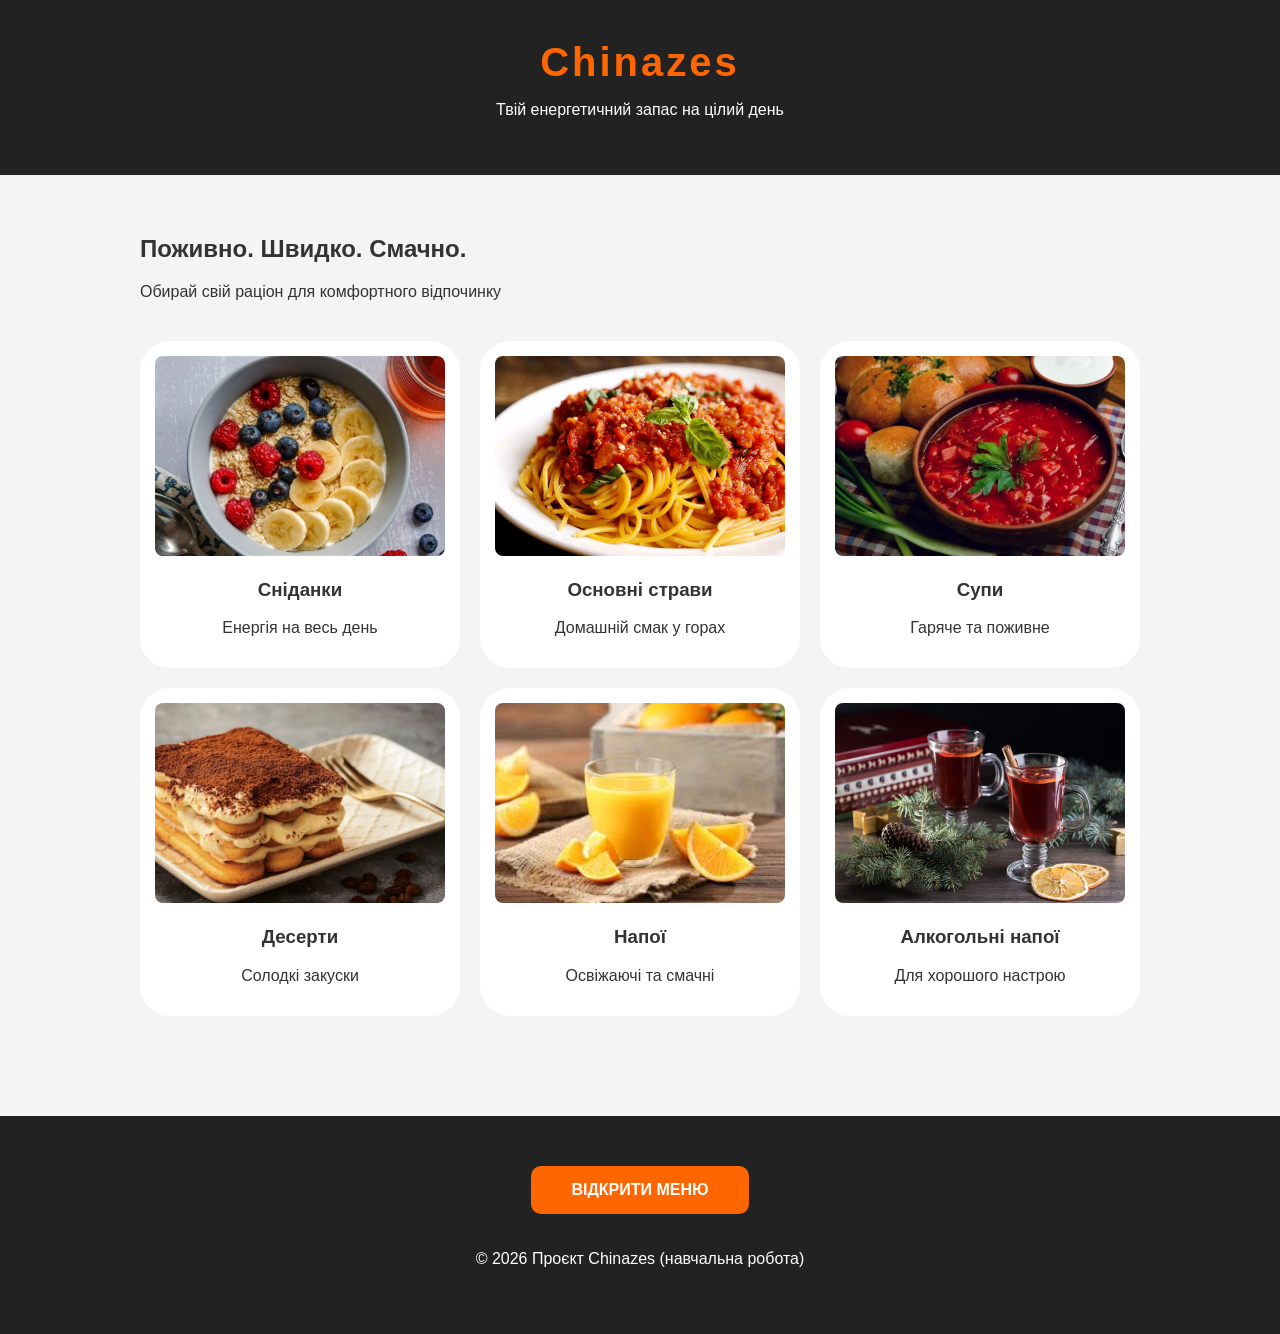
<file: index.html>
<!DOCTYPE html>
<html lang="uk">
<head>
    <meta charset="UTF-8">
    <meta name="viewport" content="width=device-width, initial-scale=1.0">
    <title>Chinazes - Приготельний ресторан</title>
    <link rel="stylesheet" href="style228.css">
</head>
<body>

    <header>
        <div class="logo">Chinazes</div>
        <p>Твій енергетичний запас на цілий день</p>
    </header>

    <main class="container">
        <section class="hero">
            <h1>Поживно. Швидко. Смачно.</h1>
            <p>Обирай свій раціон для комфортного відпочинку</p>
        </section>

        <div class="product-grid">
            <div class="product-card">
                <img src="img1.jpg" alt="Сніданок"> <h3>Сніданки</h3>
                <p>Енергія на весь день</p>
            </div>

            <div class="product-card">
                <img src="img2.jpg" alt="Основні страви"> <h3>Основні страви</h3>
                <p>Домашній смак у горах</p>
            </div>

            <div class="product-card">
                <img src="img3.jpg" alt="Супи"> <h3>Супи</h3>
                <p>Гаряче та поживне</p>
            </div>
            <div class="product-card">
                <img src="img4.jpg" alt="Десерти"> <h3>Десерти</h3>
                <p>Солодкі закуски</p>
            </div>
            <div class="product-card">
                <img src="img5.jpg" alt="Напої"> <h3>Напої</h3>
                <p>Освіжаючі та смачні</p>
            </div>
            <div class="product-card">
                <img src="img6.jpg" alt="Алкогольні напої"> <h3>Алкогольні напої</h3>
                <p>Для хорошого настрою</p>
            </div>
        </div>
    </main>

    <footer>
        <nav class="footer-nav">
            <a href="menu.html" class="menu-link">ВІДКРИТИ МЕНЮ</a>
        </nav>
        <p>&copy; 2026 Проєкт Chinazes (навчальна робота)</p>
    </footer>

</body>
</html>
</file>
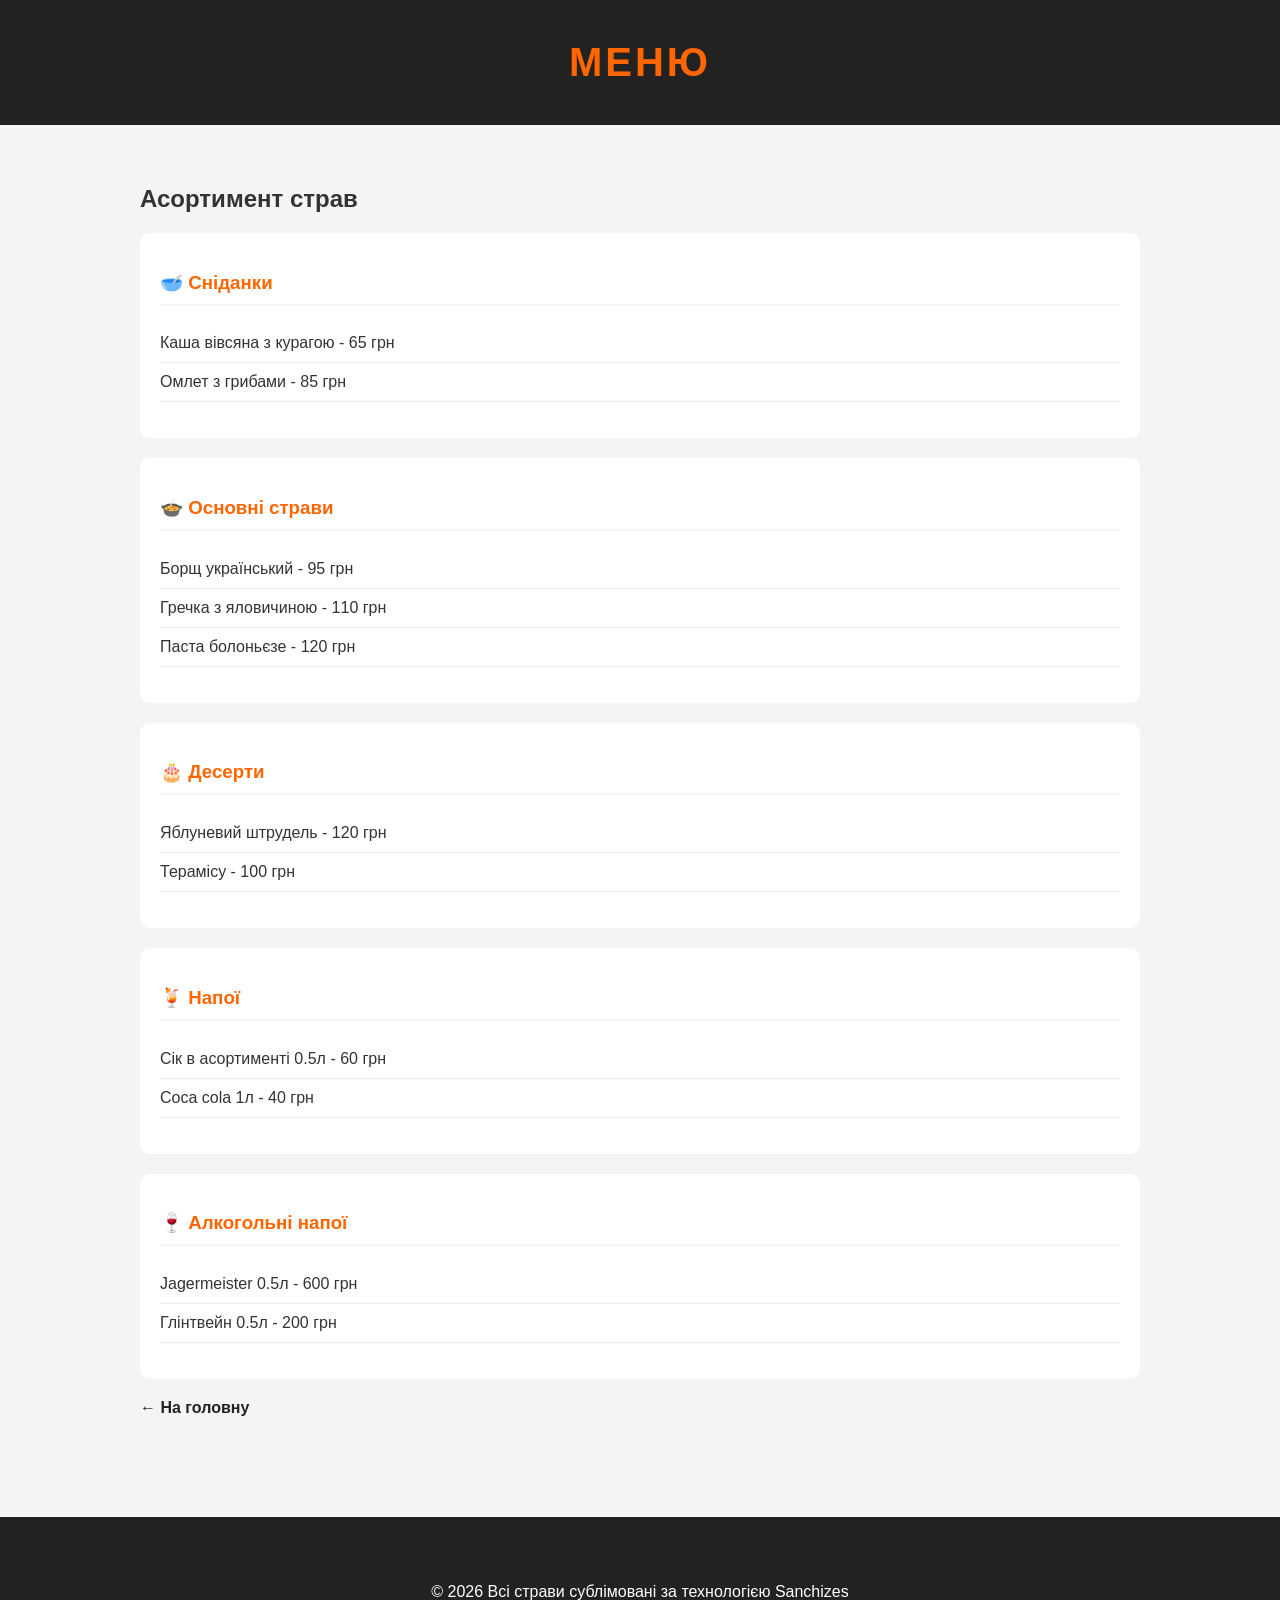
<file: menu.html>
<!DOCTYPE html>
<html lang="uk">
<head>
    <meta charset="UTF-8">
    <meta name="viewport" content="width=device-width, initial-scale=1.0">
    <title>Меню - Chinazes</title>
    <link rel="stylesheet" href="style228.css">
</head>
<body>

    <header>
        <div class="logo">МЕНЮ</div>
    </header>

    <main class="container">
        <h2>Асортимент страв</h2>
        
        <div class="menu-list">
            <div class="menu-category">
                <h3>🥣 Сніданки</h3>
                <ul>
                    <li>Каша вівсяна з курагою - 65 грн</li>
                    <li>Омлет з грибами - 85 грн</li>
                </ul>
            </div>

            <div class="menu-category">
                <h3>🍲 Основні страви</h3>
                <ul>
                    <li>Борщ український - 95 грн</li>
                    <li>Гречка з яловичиною - 110 грн</li>
                    <li>Паста болоньєзе - 120 грн</li>
                </ul>
            </div>
            <div class="menu-category">
                <h3>🎂 Десерти</h3>
                <ul>
                    <li>Яблуневий штрудель - 120 грн</li>
                    <li>Терамісу - 100 грн</li>
                </ul>
            </div>
            <div class="menu-category">
                <h3>🍹 Напої</h3>
                <ul>
                    <li>Сік в асортименті 0.5л - 60 грн</li>
                    <li>Coca cola 1л - 40 грн</li>
                </ul>
            </div>
            <div class="menu-category">
                <h3>🍷 Алкогольні напої</h3>
                <ul>
                    <li>Jagermeister 0.5л - 600 грн</li>
                    <li>Глінтвейн 0.5л - 200 грн</li>
                </ul>
            </div>
        </div>

        <div class="back-link">
            <a href="index.html">← На головну</a>
        </div>
    </main>

    <footer>
        <p>&copy; 2026 Всі страви сублімовані за технологією Sanchizes</p>
    </footer>

</body>
</html>
</file>
<file: style228.css>
body {
    font-family: 'Segoe UI', Roboto, Helvetica, Arial, sans-serif;
    margin: 0;
    padding: 0;
    background-color: #f4f4f4;
    color: #333;
}
header {
    background-color: #222;
    color: #fff;
    padding: 40px 20px;
    text-align: center;
}
.logo {
    font-size: 2.5rem;
    font-weight: 900;
    letter-spacing: 3px;
    color: #ff6600;
}
.container {
    max-width: 1000px;
    margin: 0 auto;
    padding: 40px 20px;
}
.product-grid {
    display: grid;
    grid-template-columns: repeat(auto-fit, minmax(250px, 1fr));
    gap: 20px;
    margin-top: 40px;
}
.product-card {
    background: #fff;
    padding: 15px;
    border-radius: 30px;
    text-align: center;
    transition: 0.3s;
}
.product-card:hover {
    transform: translateY(-5px);
}
.product-card img {
    width: 100%;
    height: 200px;
    object-fit: cover;
    border-radius: 8px;
    background-color: #ffffff; /* Фон, поки немає картинок */
}
footer {
    background-color: #222;
    color: #fff;
    text-align: center;
    padding: 50px 20px;
    margin-top: 60px;
}
.menu-link {
    display: inline-block;
    background-color: #ff6600;
    color: white;
    padding: 15px 40px;
    text-decoration: none;
    font-weight: bold;
    border-radius: 10px;
    margin-bottom: 20px;
    transition: 0.3s;
}
.menu-link:hover {
    background-color: #a04000;
}
.menu-category {
    background: #fff;
    margin-bottom: 20px;
    padding: 20px;
    border-radius: 10px;
}
.menu-category h3 {
    color: #ff6600;
    border-bottom: 2px solid #f4f4f4;
    padding-bottom: 10px;
}
ul {
    list-style: none;
    padding: 0;
}
li {
    padding: 10px 0;
    border-bottom: 1px solid #eee;
}
.back-link a {
    color: #222;
    text-decoration: none;
    font-weight: bold;
}
</file>
